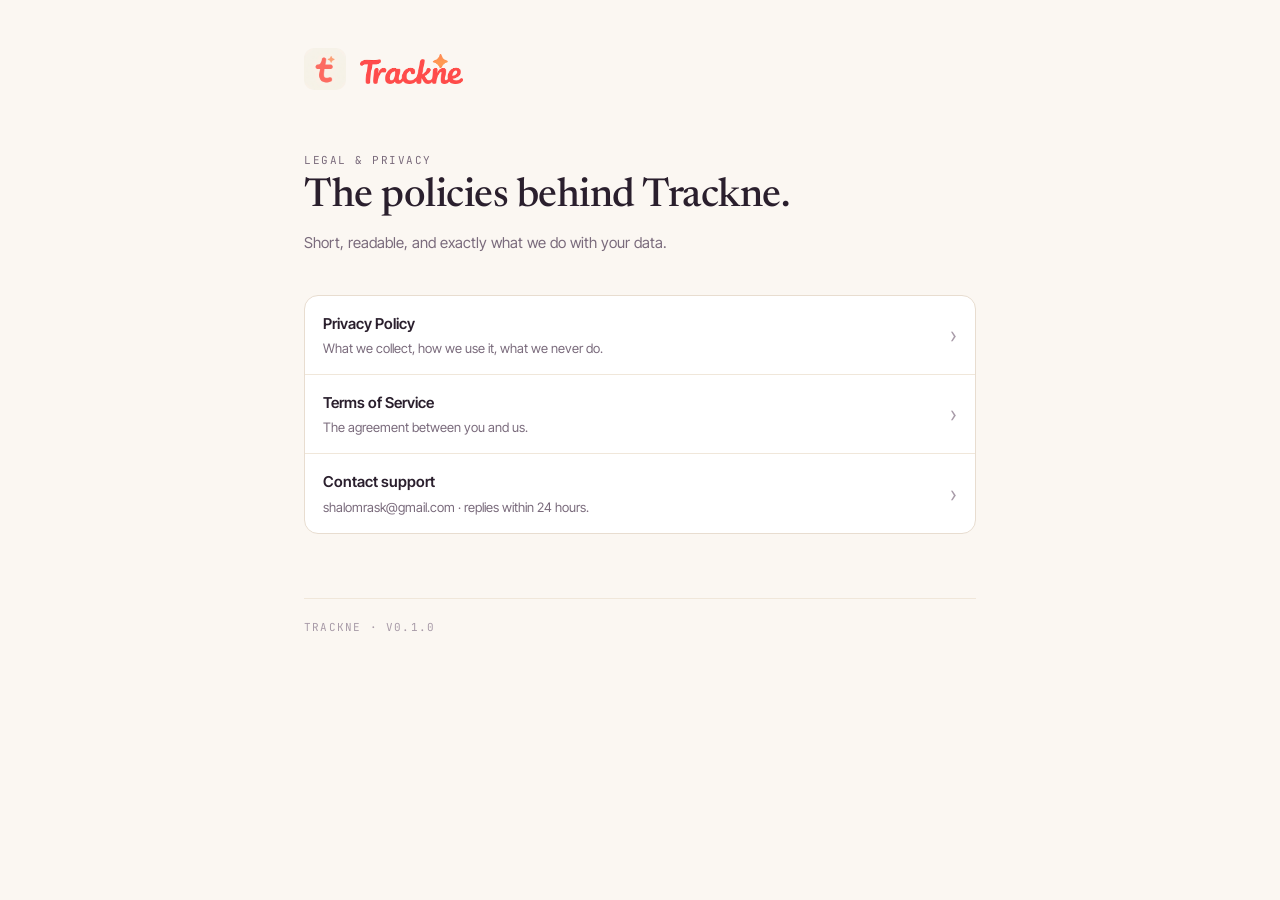
<file: index.html>
<!DOCTYPE html>
<html lang="en">
<head>
<meta charset="utf-8">
<meta name="viewport" content="width=device-width, initial-scale=1">
<title>Trackne · legal</title>
<link rel="preconnect" href="https://fonts.googleapis.com">
<link rel="preconnect" href="https://fonts.gstatic.com" crossorigin>
<link href="https://fonts.googleapis.com/css2?family=Newsreader:wght@400;500;600&family=Inter+Tight:wght@400;500;600&family=JetBrains+Mono:wght@400;500&display=swap" rel="stylesheet">
<link rel="stylesheet" href="style.css">
</head>
<body>
<div class="wrap">
  <header class="brand">
    <a href="index.html" class="logo">
      <img src="assets/icon.png" alt="" class="logo-mark">
      <img src="assets/wordmark.png" alt="Trackne" class="logo-wordmark">
    </a>
  </header>

  <main>
    <div class="eyebrow">LEGAL &amp; PRIVACY</div>
    <h1>The policies behind Trackne.</h1>
    <p class="sub">Short, readable, and exactly what we do with your data.</p>

    <div class="list">
      <a href="privacy.html" class="row">
        <div>
          <div class="row-title">Privacy Policy</div>
          <div class="row-desc">What we collect, how we use it, what we never do.</div>
        </div>
        <span class="chev">›</span>
      </a>
      <a href="terms.html" class="row">
        <div>
          <div class="row-title">Terms of Service</div>
          <div class="row-desc">The agreement between you and us.</div>
        </div>
        <span class="chev">›</span>
      </a>
      <a href="mailto:shalomrask@gmail.com" class="row">
        <div>
          <div class="row-title">Contact support</div>
          <div class="row-desc">shalomrask@gmail.com · replies within 24 hours.</div>
        </div>
        <span class="chev">›</span>
      </a>
    </div>

    <footer>
      <span class="mono">TRACKNE · V0.1.0</span>
    </footer>
  </main>
</div>
</body>
</html>
</file>
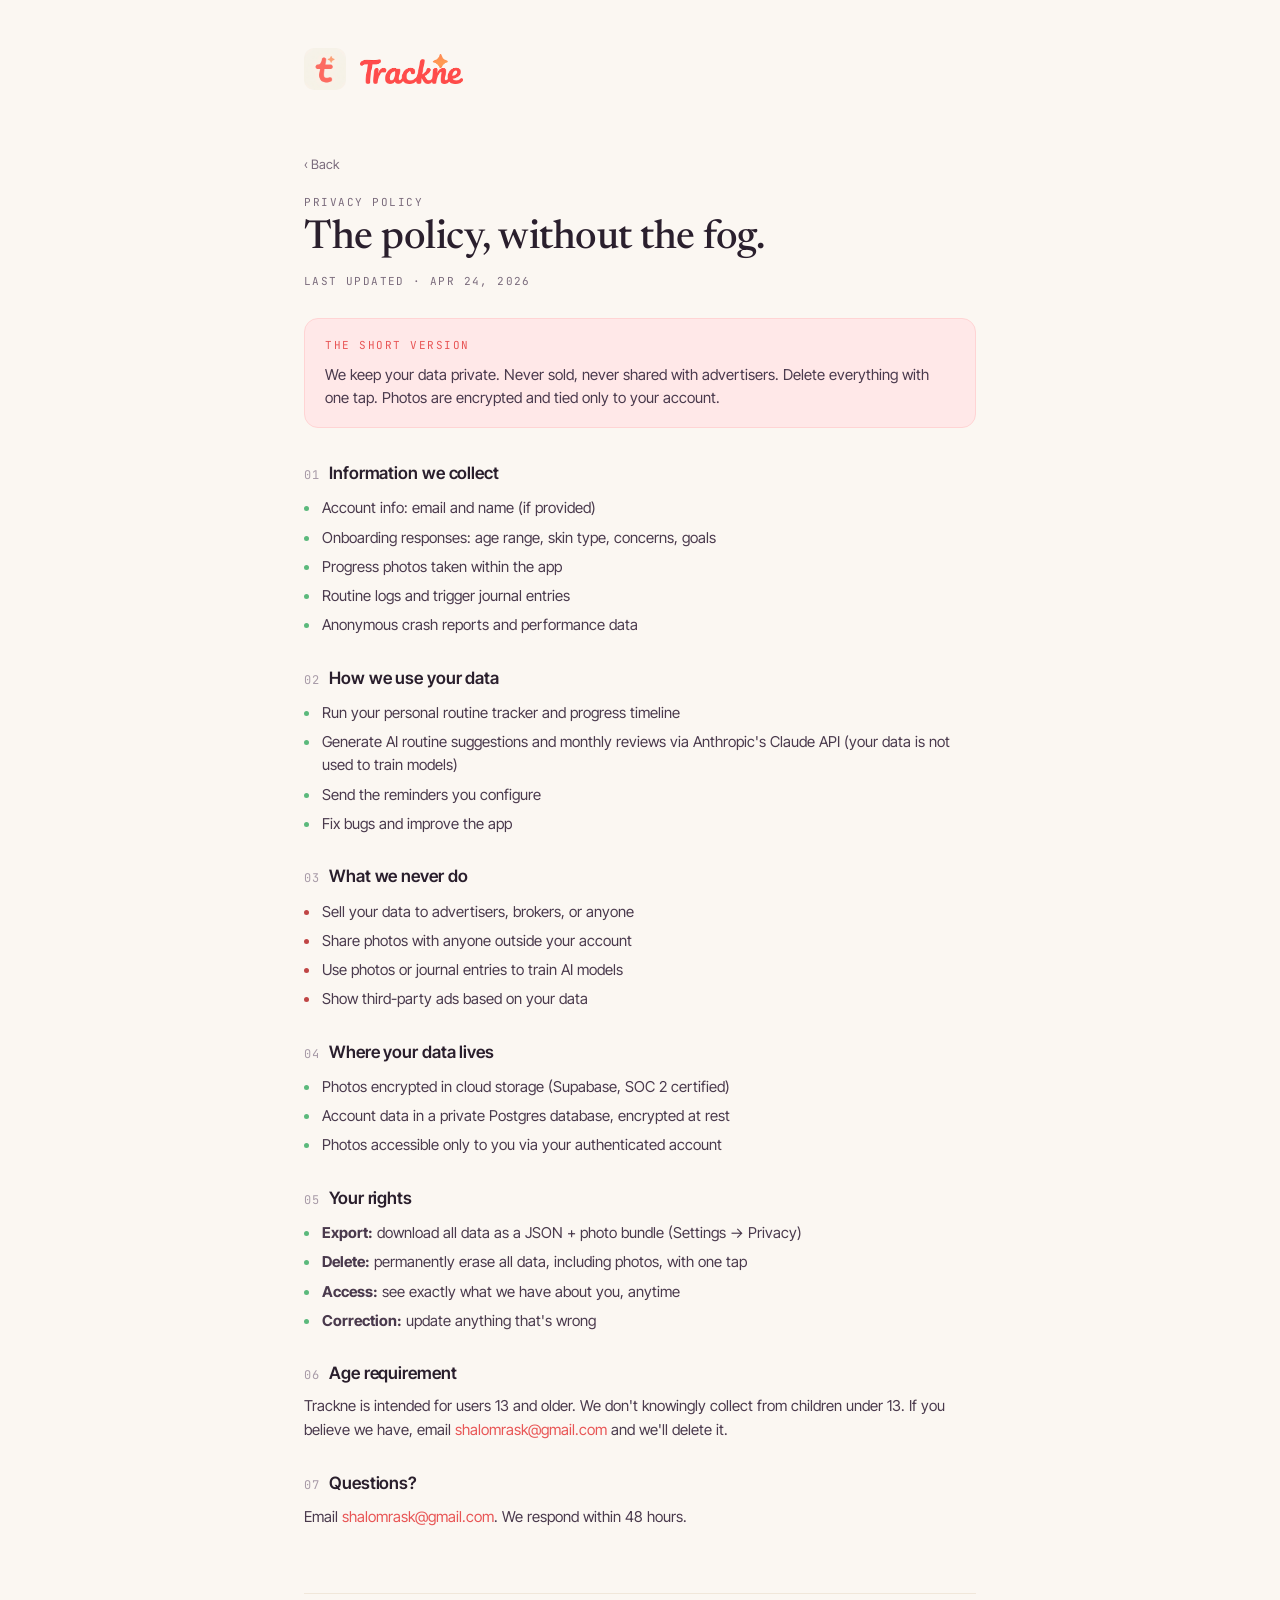
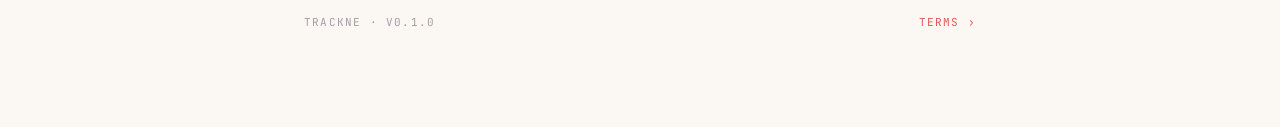
<file: privacy.html>
<!DOCTYPE html>
<html lang="en">
<head>
<meta charset="utf-8">
<meta name="viewport" content="width=device-width, initial-scale=1">
<title>Privacy Policy · Trackne</title>
<link rel="preconnect" href="https://fonts.googleapis.com">
<link rel="preconnect" href="https://fonts.gstatic.com" crossorigin>
<link href="https://fonts.googleapis.com/css2?family=Newsreader:wght@400;500;600&family=Inter+Tight:wght@400;500;600&family=JetBrains+Mono:wght@400;500&display=swap" rel="stylesheet">
<link rel="stylesheet" href="style.css">
</head>
<body>
<div class="wrap">
  <header class="brand">
    <a href="index.html" class="logo">
      <img src="assets/icon.png" alt="" class="logo-mark">
      <img src="assets/wordmark.png" alt="Trackne" class="logo-wordmark">
    </a>
  </header>

  <a href="index.html" class="back">‹ Back</a>

  <div class="eyebrow">PRIVACY POLICY</div>
  <h1>The policy, without the fog.</h1>
  <p class="updated">LAST UPDATED · APR 24, 2026</p>

  <div class="hero">
    <div class="eyebrow">THE SHORT VERSION</div>
    <p>
      We keep your data private. Never sold, never shared with advertisers. Delete
      everything with one tap. Photos are encrypted and tied only to your account.
    </p>
  </div>

  <div class="section">
    <div class="section-header">
      <span class="section-num">01</span>
      <span class="section-title">Information we collect</span>
    </div>
    <ul class="bullets ok">
      <li>Account info: email and name (if provided)</li>
      <li>Onboarding responses: age range, skin type, concerns, goals</li>
      <li>Progress photos taken within the app</li>
      <li>Routine logs and trigger journal entries</li>
      <li>Anonymous crash reports and performance data</li>
    </ul>
  </div>

  <div class="section">
    <div class="section-header">
      <span class="section-num">02</span>
      <span class="section-title">How we use your data</span>
    </div>
    <ul class="bullets ok">
      <li>Run your personal routine tracker and progress timeline</li>
      <li>Generate AI routine suggestions and monthly reviews via Anthropic's Claude API (your data is not used to train models)</li>
      <li>Send the reminders you configure</li>
      <li>Fix bugs and improve the app</li>
    </ul>
  </div>

  <div class="section">
    <div class="section-header">
      <span class="section-num">03</span>
      <span class="section-title">What we never do</span>
    </div>
    <ul class="bullets never">
      <li>Sell your data to advertisers, brokers, or anyone</li>
      <li>Share photos with anyone outside your account</li>
      <li>Use photos or journal entries to train AI models</li>
      <li>Show third-party ads based on your data</li>
    </ul>
  </div>

  <div class="section">
    <div class="section-header">
      <span class="section-num">04</span>
      <span class="section-title">Where your data lives</span>
    </div>
    <ul class="bullets ok">
      <li>Photos encrypted in cloud storage (Supabase, SOC 2 certified)</li>
      <li>Account data in a private Postgres database, encrypted at rest</li>
      <li>Photos accessible only to you via your authenticated account</li>
    </ul>
  </div>

  <div class="section">
    <div class="section-header">
      <span class="section-num">05</span>
      <span class="section-title">Your rights</span>
    </div>
    <ul class="bullets ok">
      <li><strong>Export:</strong> download all data as a JSON + photo bundle (Settings → Privacy)</li>
      <li><strong>Delete:</strong> permanently erase all data, including photos, with one tap</li>
      <li><strong>Access:</strong> see exactly what we have about you, anytime</li>
      <li><strong>Correction:</strong> update anything that's wrong</li>
    </ul>
  </div>

  <div class="section">
    <div class="section-header">
      <span class="section-num">06</span>
      <span class="section-title">Age requirement</span>
    </div>
    <p>
      Trackne is intended for users 13 and older. We don't knowingly collect from children
      under 13. If you believe we have, email
      <a href="mailto:shalomrask@gmail.com">shalomrask@gmail.com</a>
      and we'll delete it.
    </p>
  </div>

  <div class="section">
    <div class="section-header">
      <span class="section-num">07</span>
      <span class="section-title">Questions?</span>
    </div>
    <p>
      Email <a href="mailto:shalomrask@gmail.com">shalomrask@gmail.com</a>.
      We respond within 48 hours.
    </p>
  </div>

  <footer>
    <span class="mono">TRACKNE · V0.1.0</span>
    <a href="terms.html" class="mono">TERMS ›</a>
  </footer>
</div>
</body>
</html>
</file>
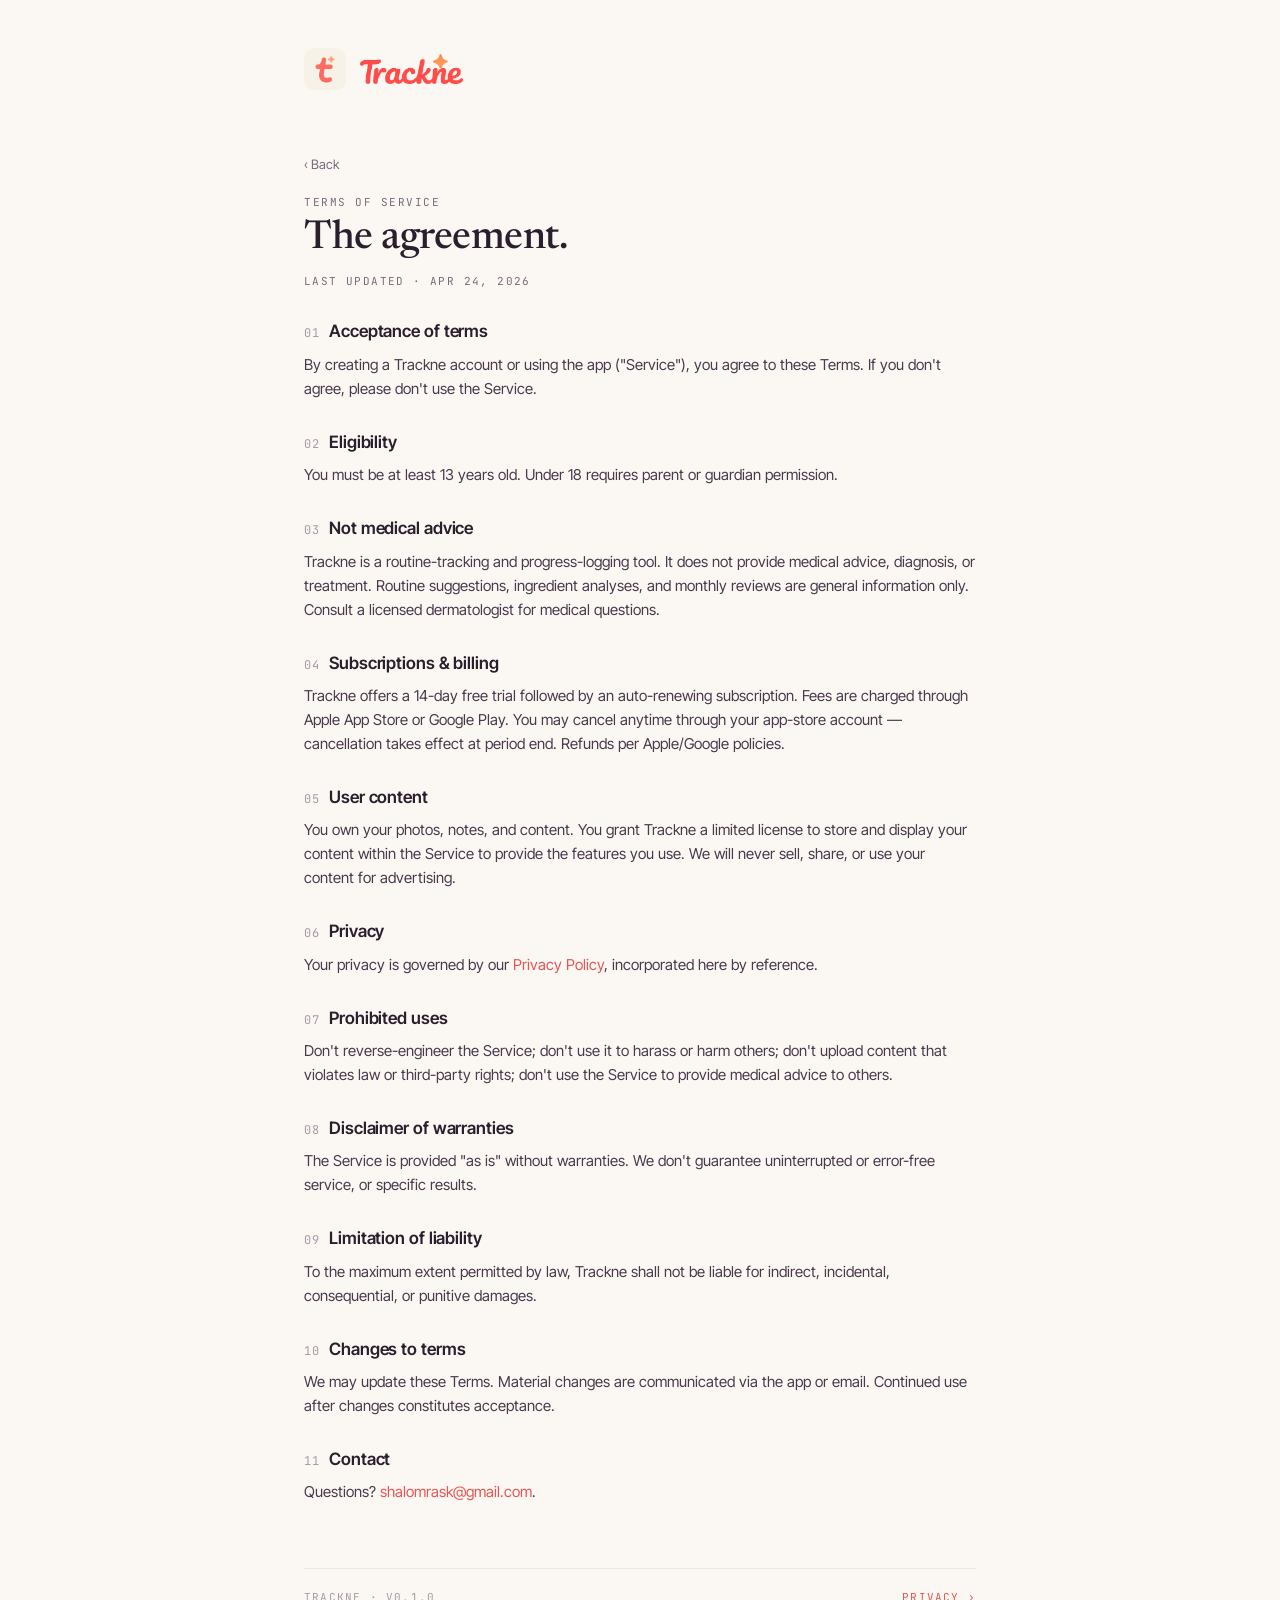
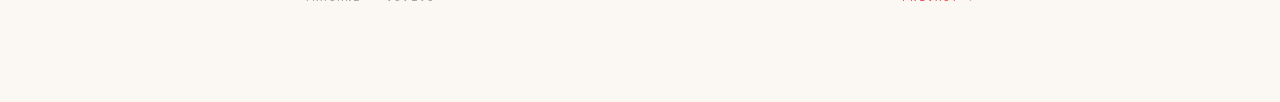
<file: terms.html>
<!DOCTYPE html>
<html lang="en">
<head>
<meta charset="utf-8">
<meta name="viewport" content="width=device-width, initial-scale=1">
<title>Terms of Service · Trackne</title>
<link rel="preconnect" href="https://fonts.googleapis.com">
<link rel="preconnect" href="https://fonts.gstatic.com" crossorigin>
<link href="https://fonts.googleapis.com/css2?family=Newsreader:wght@400;500;600&family=Inter+Tight:wght@400;500;600&family=JetBrains+Mono:wght@400;500&display=swap" rel="stylesheet">
<link rel="stylesheet" href="style.css">
</head>
<body>
<div class="wrap">
  <header class="brand">
    <a href="index.html" class="logo">
      <img src="assets/icon.png" alt="" class="logo-mark">
      <img src="assets/wordmark.png" alt="Trackne" class="logo-wordmark">
    </a>
  </header>

  <a href="index.html" class="back">‹ Back</a>

  <div class="eyebrow">TERMS OF SERVICE</div>
  <h1>The agreement.</h1>
  <p class="updated">LAST UPDATED · APR 24, 2026</p>

  <div class="section">
    <div class="section-header">
      <span class="section-num">01</span>
      <span class="section-title">Acceptance of terms</span>
    </div>
    <p>
      By creating a Trackne account or using the app ("Service"), you agree to these Terms.
      If you don't agree, please don't use the Service.
    </p>
  </div>

  <div class="section">
    <div class="section-header">
      <span class="section-num">02</span>
      <span class="section-title">Eligibility</span>
    </div>
    <p>
      You must be at least 13 years old. Under 18 requires parent or guardian permission.
    </p>
  </div>

  <div class="section">
    <div class="section-header">
      <span class="section-num">03</span>
      <span class="section-title">Not medical advice</span>
    </div>
    <p>
      Trackne is a routine-tracking and progress-logging tool. It does not provide medical
      advice, diagnosis, or treatment. Routine suggestions, ingredient analyses, and monthly
      reviews are general information only. Consult a licensed dermatologist for medical
      questions.
    </p>
  </div>

  <div class="section">
    <div class="section-header">
      <span class="section-num">04</span>
      <span class="section-title">Subscriptions &amp; billing</span>
    </div>
    <p>
      Trackne offers a 14-day free trial followed by an auto-renewing subscription. Fees are
      charged through Apple App Store or Google Play. You may cancel anytime through your
      app-store account — cancellation takes effect at period end. Refunds per Apple/Google
      policies.
    </p>
  </div>

  <div class="section">
    <div class="section-header">
      <span class="section-num">05</span>
      <span class="section-title">User content</span>
    </div>
    <p>
      You own your photos, notes, and content. You grant Trackne a limited license to store
      and display your content within the Service to provide the features you use. We will
      never sell, share, or use your content for advertising.
    </p>
  </div>

  <div class="section">
    <div class="section-header">
      <span class="section-num">06</span>
      <span class="section-title">Privacy</span>
    </div>
    <p>
      Your privacy is governed by our <a href="privacy.html">Privacy Policy</a>, incorporated here by reference.
    </p>
  </div>

  <div class="section">
    <div class="section-header">
      <span class="section-num">07</span>
      <span class="section-title">Prohibited uses</span>
    </div>
    <p>
      Don't reverse-engineer the Service; don't use it to harass or harm others; don't upload
      content that violates law or third-party rights; don't use the Service to provide
      medical advice to others.
    </p>
  </div>

  <div class="section">
    <div class="section-header">
      <span class="section-num">08</span>
      <span class="section-title">Disclaimer of warranties</span>
    </div>
    <p>
      The Service is provided "as is" without warranties. We don't guarantee uninterrupted or
      error-free service, or specific results.
    </p>
  </div>

  <div class="section">
    <div class="section-header">
      <span class="section-num">09</span>
      <span class="section-title">Limitation of liability</span>
    </div>
    <p>
      To the maximum extent permitted by law, Trackne shall not be liable for indirect,
      incidental, consequential, or punitive damages.
    </p>
  </div>

  <div class="section">
    <div class="section-header">
      <span class="section-num">10</span>
      <span class="section-title">Changes to terms</span>
    </div>
    <p>
      We may update these Terms. Material changes are communicated via the app or email.
      Continued use after changes constitutes acceptance.
    </p>
  </div>

  <div class="section">
    <div class="section-header">
      <span class="section-num">11</span>
      <span class="section-title">Contact</span>
    </div>
    <p>
      Questions? <a href="mailto:shalomrask@gmail.com">shalomrask@gmail.com</a>.
    </p>
  </div>

  <footer>
    <span class="mono">TRACKNE · V0.1.0</span>
    <a href="privacy.html" class="mono">PRIVACY ›</a>
  </footer>
</div>
</body>
</html>
</file>
<file: style.css>
:root {
  --paper: #FBF7F2;
  --paper-2: #F4ECE3;
  --surface: #FFFFFF;
  --ink: #2A1F2D;
  --ink-2: #4A3A4D;
  --ink-3: #7A6B7C;
  --ink-4: #A89BA8;
  --rule: #E8DDD0;
  --rule-2: #F0E7DA;
  --coral: #FF6B6B;
  --coral-dark: #E85555;
  --coral-soft: #FFE8E8;
  --coral-tint: #FFD4D4;
  --good: #5BB97C;
  --bad: #C04545;
}

* { box-sizing: border-box; }
html, body { margin: 0; padding: 0; }

body {
  background: var(--paper);
  color: var(--ink);
  font-family: "Inter Tight", system-ui, -apple-system, sans-serif;
  font-size: 15px;
  line-height: 1.55;
  -webkit-font-smoothing: antialiased;
}

.wrap {
  max-width: 720px;
  margin: 0 auto;
  padding: 48px 24px 96px;
}

/* brand header */
.brand {
  margin-bottom: 56px;
}
.logo {
  display: inline-flex; align-items: center; gap: 14px;
  text-decoration: none;
}
.logo-mark {
  width: 42px; height: 42px;
  border-radius: 10px;
  display: block;
}
.logo-wordmark {
  height: 30px;
  width: auto;
  display: block;
}

/* text hierarchy */
.eyebrow {
  font-family: "JetBrains Mono", ui-monospace, monospace;
  font-size: 11px; letter-spacing: 1.5px;
  color: var(--ink-3);
  margin-bottom: 6px;
}
h1 {
  font-family: "Newsreader", Georgia, serif;
  font-weight: 500; font-size: 40px;
  letter-spacing: -0.5px; line-height: 1.1;
  margin: 0 0 12px;
  color: var(--ink);
}
h2 {
  font-family: "Inter Tight", system-ui, sans-serif;
  font-weight: 600; font-size: 18px;
  letter-spacing: -0.1px;
  margin: 32px 0 10px;
  color: var(--ink);
}
p, li { color: var(--ink-2); }
p.sub {
  color: var(--ink-3);
  font-size: 15px;
  max-width: 540px;
  margin: 0 0 40px;
}

a { color: var(--coral-dark); text-decoration: none; }
a:hover { text-decoration: underline; }

/* section numbering */
.section {
  margin: 28px 0;
}
.section-header {
  display: flex; align-items: baseline; gap: 10px;
  margin-bottom: 8px;
}
.section-num {
  font-family: "JetBrains Mono", ui-monospace, monospace;
  font-size: 12px; color: var(--ink-4);
  letter-spacing: 0.5px;
}
.section-title {
  font-family: "Inter Tight", system-ui, sans-serif;
  font-weight: 600; font-size: 17px;
  color: var(--ink);
  letter-spacing: -0.1px;
}
.section p { margin: 0 0 8px; line-height: 1.6; }

/* bullet list */
ul.bullets {
  list-style: none;
  padding: 0; margin: 10px 0;
}
ul.bullets li {
  position: relative;
  padding-left: 18px;
  margin: 6px 0;
  line-height: 1.55;
  color: var(--ink-2);
}
ul.bullets li::before {
  content: "";
  position: absolute;
  left: 0; top: 10px;
  width: 5px; height: 5px; border-radius: 50%;
  background: var(--coral);
}
ul.bullets.never li::before { background: var(--bad); }
ul.bullets.ok li::before { background: var(--good); }

/* row list (homepage) */
.list {
  background: var(--surface);
  border: 1px solid var(--rule);
  border-radius: 14px;
  overflow: hidden;
  margin-top: 24px;
}
.row {
  display: flex; align-items: center; justify-content: space-between;
  padding: 16px 18px;
  color: var(--ink);
  border-bottom: 1px solid var(--rule-2);
}
.row:last-child { border-bottom: none; }
.row:hover { background: var(--paper-2); text-decoration: none; }
.row-title { font-weight: 600; font-size: 15px; color: var(--ink); }
.row-desc { color: var(--ink-3); font-size: 13px; margin-top: 3px; }
.chev { color: var(--ink-4); font-size: 22px; line-height: 1; }

/* hero card (privacy page top) */
.hero {
  background: var(--coral-soft);
  border: 1px solid var(--coral-tint);
  border-radius: 14px;
  padding: 18px 20px;
  margin: 24px 0 32px;
}
.hero .eyebrow { color: var(--coral-dark); margin-bottom: 8px; }
.hero p { margin: 0; color: var(--ink-2); line-height: 1.55; }

/* footer */
footer {
  margin-top: 64px;
  padding-top: 20px;
  border-top: 1px solid var(--rule-2);
  display: flex; justify-content: space-between;
  font-size: 11px; color: var(--ink-4);
}
.mono {
  font-family: "JetBrains Mono", ui-monospace, monospace;
  letter-spacing: 1.2px;
}

/* back link */
.back {
  display: inline-flex; align-items: center; gap: 6px;
  font-family: "Inter Tight", system-ui, sans-serif;
  font-size: 13px;
  color: var(--ink-3);
  margin-bottom: 20px;
}
.back:hover { color: var(--ink); text-decoration: none; }

.updated {
  font-family: "JetBrains Mono", ui-monospace, monospace;
  font-size: 11px; letter-spacing: 1.4px;
  color: var(--ink-3);
  margin: 0 0 28px;
}

@media (max-width: 560px) {
  .wrap { padding: 32px 20px 64px; }
  h1 { font-size: 30px; }
}
</file>
